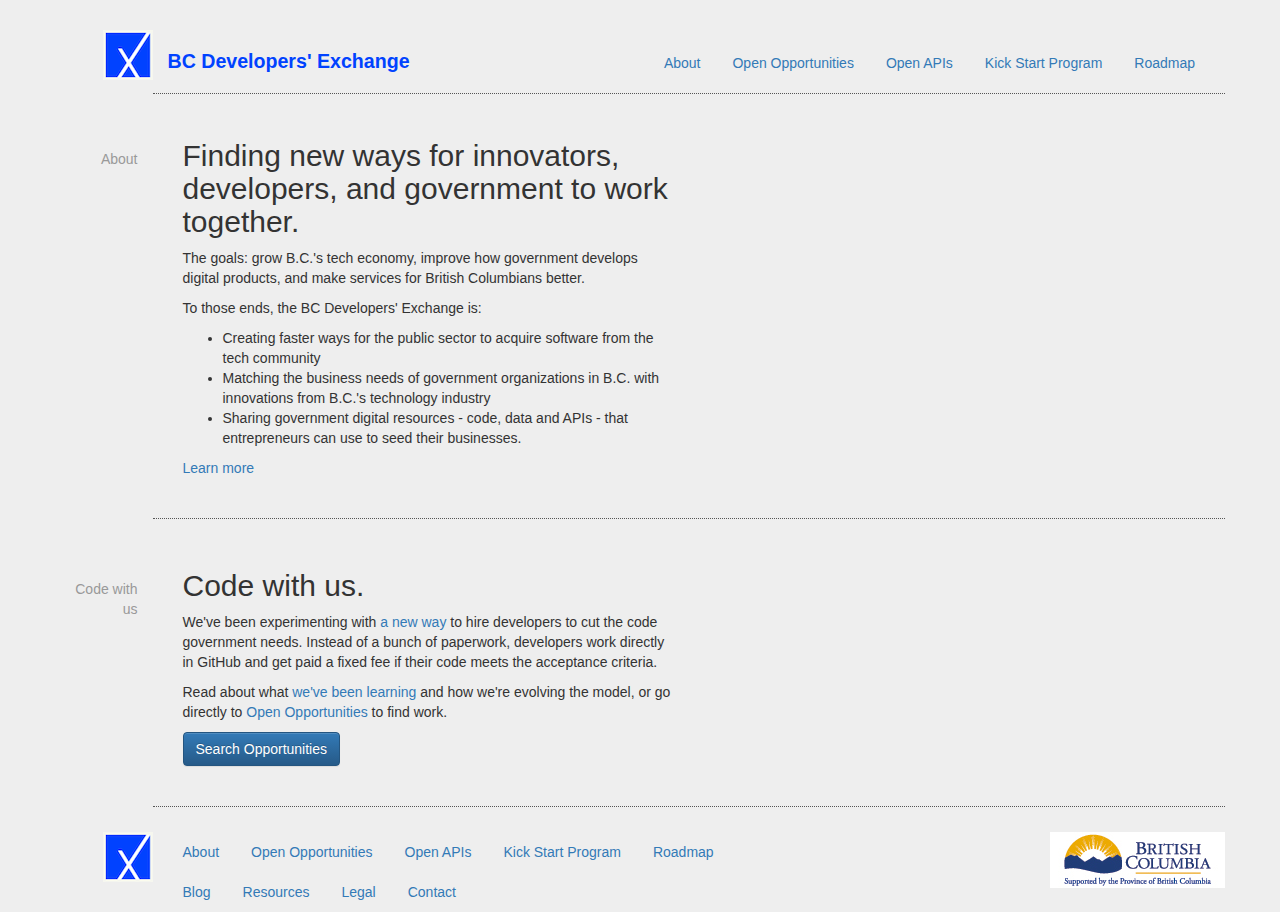
<file: index.html>
<html>
  <head>
    <meta charset="utf-8">
    <meta http-equiv="X-UA-Compatible" content="IE=edge">
    <meta name="viewport" content="width=device-width, initial-scale=1">
    <!-- The above 3 meta tags *must* come first in the head; any other head content must come *after* these tags -->
    <meta name="description" content="">
    <meta name="author" content="">
    <link rel="icon" href="favicon.ico">

    <title>Theme Template for BC Developers' Exchange</title>

    <!-- Bootstrap core CSS -->
    <link href="css/bootstrap.min.css" rel="stylesheet">
    <!-- Bootstrap theme -->
    <link href="css/bootstrap-theme.min.css" rel="stylesheet">

    <!-- BC Developers' Exchange Helpers theme -->
    <link href="css/bcdevexchange-theme-helpers.css" rel="stylesheet">

    <!-- BC Developers' Exchange theme -->
    <link href="css/bcdevexchange-theme.css" rel="stylesheet">

    <!-- IE10 viewport hack for Surface/desktop Windows 8 bug -->
    <link href="css/ie10-viewport-bug-workaround.css" rel="stylesheet">

    <!-- HTML5 shim and Respond.js for IE8 support of HTML5 elements and media queries -->
    <!--[if lt IE 9]>
      <script src="https://oss.maxcdn.com/html5shiv/3.7.3/html5shiv.min.js"></script>
      <script src="https://oss.maxcdn.com/respond/1.4.2/respond.min.js"></script>
    <![endif]-->
    <script src="js/jquery-3.1.1.min.js"></script>
    <script src="js/bootstrap.min.js"></script>
    <script src="js/behaviour.js"></script>

  </head>
  <body>

    <div class="container">

      <header class="bcde-header row">

        <div class="col-md-1 bcde-header__logo-container">
          <a href="" class="bcde-header__logo">
            <img src="assets/logo-image.png" alt="BC Developers' Exchange Logo"/>
          </a>
        </div>

        <div class="bcde-l-header__content col-md-11 clearfix">

              <a class="bcde-header__navigation-toggle-mobile" data-toggle="collapse" href="#js-bcde-header__navigation-container" aria-expanded="false">
                <span class="glyphicon glyphicon-menu-hamburger" aria-hidden="true"></span>
              </a>

              <a href="" class="bcde-header__logo-mobile-container">
                <img class="bcde-header__logo-mobile" src="assets/logo-image.png" alt="BC Developers' Exchange Logo"/>
              </a>

              <a class="bcde-header__logo__text">BC Developers' Exchange</a>

              <nav class="collapse bcde-header__navigation-container" id="js-bcde-header__navigation-container">
                <ul class="nav nav-pills bcde-header__navigation" role="tablist">
                  <li><a href="" title="About">About</a></li>
                  <li><a href="" title="Open Opportunities">Open Opportunities</a></li>
                  <li><a href="" title="Open APIs">Open APIs</a></li>
                  <li><a href="" title="Kick Start Program">Kick Start Program</a></li>
                  <li><a href="" title="Roadmap">Roadmap</a></li>
                </ul>
              </nav>

        </div>

      </header>



      <section class="bcde-l-homepage__section row">

        <div class="bcde-l-homepage__side col-md-1">
          About
        </div>

        <div class="bcde-l-homepage__content col-md-11">

            <div class="col-md-6">
              <h2>Finding new ways for innovators, developers, and government to work together.</h2>

              <p>The goals: grow B.C.'s tech economy, improve how government develops digital products, and make services for British Columbians better.</p>

              <p>To those ends, the BC Developers' Exchange is:</p>

              <ul>
                <li>Creating faster ways for the public sector to acquire software from the tech community</li>
                <li>Matching the business needs of government organizations in B.C. with innovations from B.C.'s technology industry</li>
                <li>Sharing government digital resources - code, data and APIs - that entrepreneurs can use to seed their businesses.</li>
              </ul>

              <p><a href="" title="Learn more">Learn more</a></p>
            </div>

            <div class="col-md-6">

            </div>

        </div>

      </section>

      <section class="bcde-l-homepage__section row">

        <div class="bcde-l-homepage__side col-md-1">
          Code with us
        </div>

        <div class="bcde-l-homepage__content col-md-11">

          <div class="col-md-6">
            <h2>Code with us.</h2>
            <p>We've been experimenting with <a href="" title="a new way">a new way</a> to hire
              developers to cut the code government needs. Instead of a bunch of paperwork,
              developers work directly in GitHub and get paid a fixed fee if their code meets
              the acceptance criteria.</p>

            <p>Read about what <a href="we've been learning">we've been learning</a> and
              how we're evolving the model, or go directly to <a href="" title="Open Opportunities">Open Opportunities</a>
              to  find work.</p>

            <p><a class="btn btn-primary" href="" title="Search Opportunities">Search Opportunities</a></p>
          </div>

          <div class="col-md-6">

          </div>

        </div>
      </section>




      <footer class="bcde-footer row">

        <div class="bcde-footer__logo-container col-md-1">
          <a href="" class="bcde-footer__logo">
            <img src="assets/logo-image.png" alt="BC Developers' Exchange Logo"/>
          </a>
        </div>


        <div class="col-md-9">
          <div class="bcde-footer__navigation-container">
            <ul class="nav nav-pills bcde-footer__navigation">
              <li><a href="" title="About">About</a></li>
              <li><a href="" title="Open Opportunities">Open Opportunities</a</li>
              <li><a href="" title="Open APIs">Open APIs</a</li>
              <li><a href="" title="Kick Start Program">Kick Start Program</a</li>
              <li><a href="" title="Roadmap">Roadmap</a></li>
            </ul>

            <ul class="nav nav-pills bcde-footer__navigation">
              <li><a href="" title="Blog">Blog</a></li>
              <li><a href="" title="Resources">Resources</a></li>
              <li><a href="" title="Legal">Legal</a></li>
              <li><a href="" title="Contact">Contact</a></li>
            </ul>
          </div>
        </div>

        <div class="bcde-footer__logo-container col-md-2">
          <a class="bcde-sponsor-logo" href="" title="Supported by the Government of British Columbia"><img src="assets/bc-sponsor.jpg" alt="Supported by the Government of British Columbia Logo"></a>
        </div>
      </footer>

    </div>
  <body>
</html>
</file>
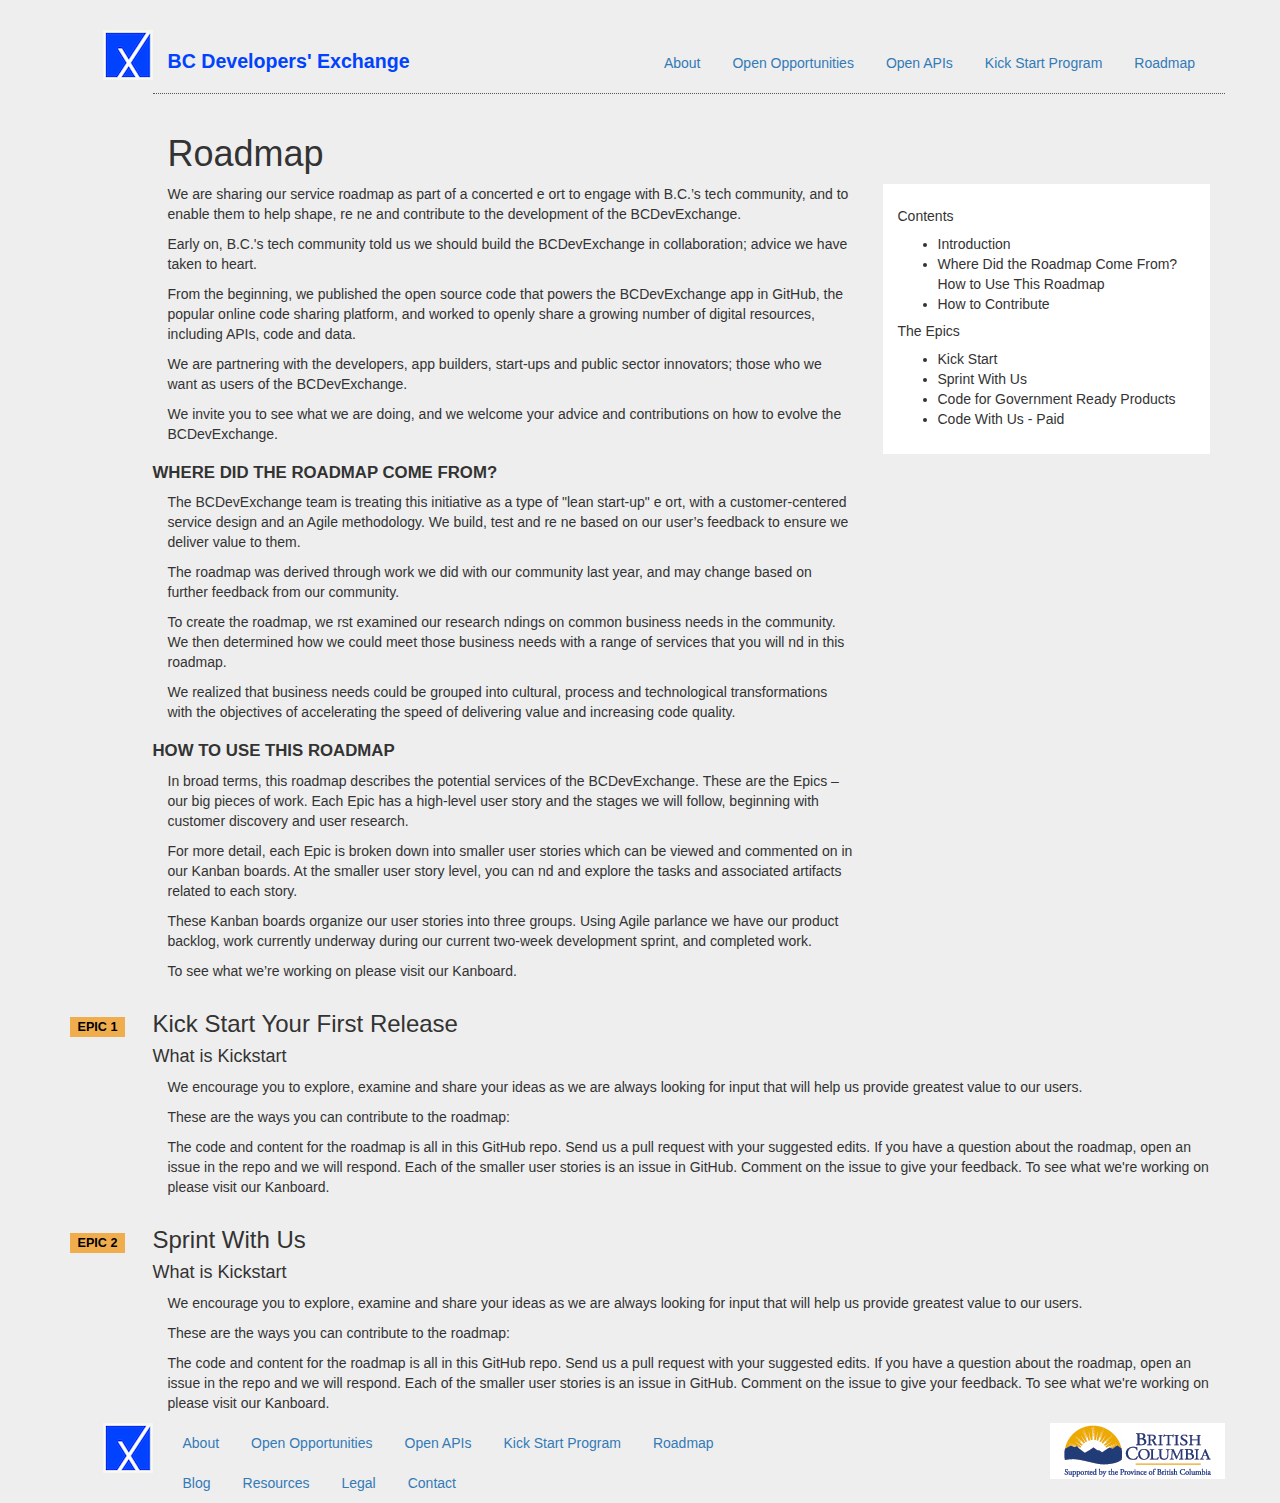
<file: roadmap.html>
<html>
  <head>
    <meta charset="utf-8">
    <meta http-equiv="X-UA-Compatible" content="IE=edge">
    <meta name="viewport" content="width=device-width, initial-scale=1">
    <!-- The above 3 meta tags *must* come first in the head; any other head content must come *after* these tags -->
    <meta name="description" content="">
    <meta name="author" content="">
    <link rel="icon" href="favicon.ico">

    <title>Theme Template for BC Developers' Exchange</title>

    <!-- Bootstrap core CSS -->
    <link href="css/bootstrap.min.css" rel="stylesheet">
    <!-- Bootstrap theme -->
    <link href="css/bootstrap-theme.min.css" rel="stylesheet">

    <!-- BC Developers' Exchange Helpers theme -->
    <link href="css/bcdevexchange-theme-helpers.css" rel="stylesheet">

    <!-- BC Developers' Exchange theme -->
    <link href="css/bcdevexchange-theme.css" rel="stylesheet">

    <!-- IE10 viewport hack for Surface/desktop Windows 8 bug -->
    <link href="css/ie10-viewport-bug-workaround.css" rel="stylesheet">

    <!-- HTML5 shim and Respond.js for IE8 support of HTML5 elements and media queries -->
    <!--[if lt IE 9]>
      <script src="https://oss.maxcdn.com/html5shiv/3.7.3/html5shiv.min.js"></script>
      <script src="https://oss.maxcdn.com/respond/1.4.2/respond.min.js"></script>
    <![endif]-->
    <script src="js/jquery-3.1.1.min.js"></script>
    <script src="js/bootstrap.min.js"></script>
    <script src="js/behaviour.js"></script>

  </head>
  <body>

    <div class="container">

      <header class="bcde-header row">

        <div class="col-md-1 bcde-header__logo-container">
          <a href="" class="bcde-header__logo">
            <img src="assets/logo-image.png" alt="BC Developers' Exchange Logo"/>
          </a>
        </div>

        <div class="bcde-l-header__content col-md-11 clearfix">

              <a class="bcde-header__navigation-toggle-mobile" data-toggle="collapse" href="#js-bcde-header__navigation-container" aria-expanded="false">
                <span class="glyphicon glyphicon-menu-hamburger" aria-hidden="true"></span>
              </a>

              <a href="" class="bcde-header__logo-mobile-container">
                <img class="bcde-header__logo-mobile" src="assets/logo-image.png" alt="BC Developers' Exchange Logo"/>
              </a>

              <a class="bcde-header__logo__text">BC Developers' Exchange</a>

              <nav class="collapse bcde-header__navigation-container" id="js-bcde-header__navigation-container">
                <ul class="nav nav-pills bcde-header__navigation" role="tablist">
                  <li><a href="" title="About">About</a></li>
                  <li><a href="" title="Open Opportunities">Open Opportunities</a></li>
                  <li><a href="" title="Open APIs">Open APIs</a></li>
                  <li><a href="" title="Kick Start Program">Kick Start Program</a></li>
                  <li><a href="" title="Roadmap">Roadmap</a></li>
                </ul>
              </nav>

        </div>

      </header>

    </div>

     <main class="container bcde-l-contentpage__container">

      <section class="row">

        <div class="col-md-1">
        </div>

        <div class="col-md-11">

          <h1>Roadmap</h1>

          <div class="row">

            <div class="col-md-4 col-md-push-8">

              <div class="bcde-l-contentpage__side-menu">

                <h5>Contents</h5>
                <ul>
                  <li>Introduction</li>
                  <li>Where Did the Roadmap Come From?</li>
                    How to Use This Roadmap</li>
                  <li>How to Contribute</li>
                </ul>

                <h5>The Epics</h5>
                <ul>
                  <li>Kick Start</li>
                  <li>Sprint With Us</li>
                  <li>Code for Government Ready Products </li>
                  <li>Code With Us - Paid</li>
                </ul>

              </div>
            </div>

            <div class="col-md-8 col-md-pull-4 bcde-l-contentpage__content">

              <p>We are sharing our service roadmap as part of a concerted e ort to engage with B.C.’s tech community,
                and to enable them to help shape, re ne and contribute to the development of the BCDevExchange.
              </p>

              <p>Early on, B.C.'s tech community told us we should build the BCDevExchange in collaboration; advice we have taken to heart.</p>

              <p>From the beginning, we published the open source code that powers the BCDevExchange app in
                GitHub, the popular online code sharing platform, and worked to openly share a growing number
                of digital resources, including APIs, code and data.</p>

              <p>We are partnering with the developers, app builders, start-ups and public sector innovators;
                those who we want as users of the BCDevExchange.</p>

              <p>We invite you to see what we are doing, and we welcome your advice and contributions on
                how to evolve the BCDevExchange.</p>


              <h2>Where did the roadmap come from?</h2>

              <p>The BCDevExchange team is treating this initiative as a type of "lean start-up" e ort,
                with a customer-centered service design and an Agile methodology. We build, test and
                re ne based on our user’s feedback to ensure we deliver value to them.</p>

              <p>The roadmap was derived through work we did with our community last year, and may change based on further feedback from our community.</p>

              <p>To create the roadmap, we  rst examined our research  ndings on common business needs in the
                 community. We then determined how we could meet those business needs with a range of services
                 that you will  nd in this roadmap.</p>

              <p>We realized that business needs could be grouped into cultural, process and technological
                transformations with the objectives of accelerating the speed of delivering value and
                increasing code quality.</p>


              <h2>How to use this Roadmap</h2>

              <p>In broad terms, this roadmap describes the potential services of the BCDevExchange.
              These are the Epics – our big pieces of work. Each Epic has a high-level user story and
              the stages we will follow, beginning with customer discovery and user research.</p>

              <p>For more detail, each Epic is broken down into smaller user stories which can be viewed
              and commented on in our Kanban boards. At the smaller user story level, you can  nd and
              explore the tasks and associated artifacts related to each story.</p>

              <p>These Kanban boards organize our user stories into three groups. Using Agile parlance we
              have our product backlog, work currently underway during our current two-week development
              sprint, and completed work.</p>

              <p>To see what we’re working on please visit our Kanboard.</p>
            </div>



          </div>
        </div>

      </section>

      <section class="row">

        <div class="col-md-1 bcde-l-contentpage-side">
          <span class="label label-section">Epic 1</span>
        </div>

        <div class="col-md-11 bcde-l-contentpage__content">

          <h3>Kick Start Your First Release</h3>

          <h4>What is Kickstart</h4>
          <p>We encourage you to explore, examine and share your ideas as we are always looking for input that will help us provide greatest value to our users.</p>

          <p>These are the ways you can contribute to the roadmap:</p>

          <p>The code and content for the roadmap is all in this GitHub repo. Send us a pull request with your suggested edits.
            If you have a question about the roadmap, open an issue in the repo and we will respond.
            Each of the smaller user stories is an issue in GitHub. Comment on the issue to give your feedback.
            To see what we're working on please visit our Kanboard.</p>

        </div>

      </section>


      <section class="row">

        <div class="col-md-1 bcde-l-contentpage-side">
          <span class="label label-section">Epic 2</span>
        </div>

        <div class="col-md-11 bcde-l-contentpage__content">

          <h3>Sprint With Us</h3>

          <h4>What is Kickstart</h4>
          <p>We encourage you to explore, examine and share your ideas as we are always looking for input that will help us provide greatest value to our users.</p>

          <p>These are the ways you can contribute to the roadmap:</p>

          <p>The code and content for the roadmap is all in this GitHub repo. Send us a pull request with your suggested edits.
            If you have a question about the roadmap, open an issue in the repo and we will respond.
            Each of the smaller user stories is an issue in GitHub. Comment on the issue to give your feedback.
            To see what we're working on please visit our Kanboard.</p>

        </div>

      </section>


    </main>

    <div class="container">

      <footer class="bcde-footer row">

        <div class="bcde-footer__logo-container col-md-1">
          <a href="" class="bcde-footer__logo">
            <img src="assets/logo-image.png" alt="BC Developers' Exchange Logo"/>
          </a>
        </div>


        <div class="col-md-9">
          <div class="bcde-footer__navigation-container">
            <ul class="nav nav-pills bcde-footer__navigation">
              <li><a href="" title="About">About</a></li>
              <li><a href="" title="Open Opportunities">Open Opportunities</a</li>
              <li><a href="" title="Open APIs">Open APIs</a</li>
              <li><a href="" title="Kick Start Program">Kick Start Program</a</li>
              <li><a href="" title="Roadmap">Roadmap</a></li>
            </ul>

            <ul class="nav nav-pills bcde-footer__navigation">
              <li><a href="" title="Blog">Blog</a></li>
              <li><a href="" title="Resources">Resources</a></li>
              <li><a href="" title="Legal">Legal</a></li>
              <li><a href="" title="Contact">Contact</a></li>
            </ul>
          </div>
        </div>

        <div class="bcde-footer__logo-container col-md-2">
          <a class="bcde-sponsor-logo" href="" title="Supported by the Government of British Columbia"><img src="assets/bc-sponsor.jpg" alt="Supported by the Government of British Columbia Logo"></a>
        </div>
      </footer>

    </div>

<body>
</html>
</file>
<file: css/bcdevexchange-theme-helpers.css>
.clearfix:after {
	visibility: hidden;
	display: block;
	font-size: 0;
	content: " ";
	clear: both;
	height: 0;
	}
* html .clearfix             { zoom: 1; } /* IE6 */
*:first-child+html .clearfix { zoom: 1; } /* IE7 */



.fake-logo {
	width: 40px;
	height: 40px;
	background: blue;
}

hr {
   border-top: 1px dotted #555 !important;
   margin-bottom:5px !important;
   margin-top:5px !important;
}
</file>
<file: css/bcdevexchange-theme.css>
html, body {
  background: #eee;
}

.bcde-header {
  padding-top: 30px;
  padding-bottom: 20px;
  /*background: pink;*/
}

.bcde-header__logo-container {
  text-align: right;
  padding-right: 0;
  /*background-color: green;*/
}

.bcde-header__navigation-toggle-mobile,
.bcde-header__logo-mobile-container {
  display: none;
}

.bcde-header__logo__text {
  display: block;
  float: left;
  font-size: 1.4em;
  font-weight: bold;
  color: #0042ff;
  padding-top: 18px;
  /*background: red;*/
}

.bcde-header__navigation-container {
    float: right;
    margin-top: 13px;
}

.bcde-l-header__content{
  border-bottom: 1px dotted #555;
  padding-bottom: 10px;
}

.js-open.bcde-header__navigation-container{
  background: purple;
}

@media (max-width: 991px) {

  .bcde-header{
    padding-bottom: 0;
  }

  .bcde-header__navigation-toggle-mobile{
    float: left;
    display: block;
    font-size: 2em;
    padding-top: 2px;
    padding-right: 10px;
    color: #7f7f7f;
    /*background: aqua;*/
  }
  .bcde-header__logo-container{
    display: none;
  }

  .bcde-header__logo__text {
    padding-top: 3px;
  }

  .bcde-header__logo-mobile-container{
    display: block;
    float: left;
    padding-right: 5px;
  }

  .bcde-header__logo-mobile {
    width: 30px;
  }


  .bcde-header__navigation-container{
    /*display: none;*/
    width: 100%;
    /*margin-bottom: 20px;*/
  }
  .bcde-header__navigation{

    /*background: orange;*/
  }
  .bcde-header__navigation li {
    width: 100%;
  }
}


.bcde-l-homepage__section {

  padding-bottom: 25px;
  margin-top: 5px;
  /*background: purple;*/
}

.bcde-l-homepage__side {
  color: #999;
  padding-top: 30px;
  text-align: right;
  /*background: aqua;*/
}

.bcde-l-homepage__content {
  border-bottom: 1px dotted #555;
  padding-bottom: 30px;
  /*background: yellow;*/
}

@media (max-width: 991px) {
  .bcde-l-homepage__side {
    display: none;
  }
}

.bcde-footer__logo-container{
  text-align: right;
  padding-right:0;
}
.bcde-footer__navigation-container {
  float:left;
}

@media (max-width: 991px) {
  .bcde-footer__logo-container{
    text-align: center;
  }

  .bcde-footer__navigation-container{
    text-align: center;
  }
  .bcde-footer__navigation {
    display: inline-block;
    /*text-align: left;*/
  }

}


@media (max-width: 599px) {
  .bcde-footer__navigation{
    display: block;
    width: 50%;
    float: left;
  }

  .bcde-footer__navigation li {
    width: 100%;
  }

  .bcde-footer__navigation:first-child{
    /*background: red;*/
  }

  .bcde-footer__navigation:first-child li {
    text-align: left;
  }

  .bcde-footer__navigation:nth-child(2) {
    text-align: right;
  }
}

@media (max-width: 767px) {
  .bcde-l-contentpage__container {
    padding-left: 30px;
    padding-right: 30px;
    background: aqua;
  }
}


.bcde-l-contentpage-side{
  font-size: 1.2em;
  font-weight: bold;
  text-transform: uppercase;
  margin-top:30px;
}
.bcde-l-contentpage-side .label-section {
  background: #f0ad4e;
  color: #000;
  border-radius: 0;
}

.bcde-l-contentpage__content h2,
.bcde-l-contentpage__content h3,
.bcde-l-contentpage__content h4 {
  margin-left: -15px;
}

.bcde-l-contentpage__content h2{
  font-size: 1.2em;
  text-transform: uppercase;
  font-weight: bold;
}

.bcde-l-contentpage__side-menu {
  padding: 15px;
  background: #fff;
  margin-bottom: 20px;
}
</file>
<file: css/ie10-viewport-bug-workaround.css>
/*!
 * IE10 viewport hack for Surface/desktop Windows 8 bug
 * Copyright 2014-2015 Twitter, Inc.
 * Licensed under MIT (https://github.com/twbs/bootstrap/blob/master/LICENSE)
 */

/*
 * See the Getting Started docs for more information:
 * http://getbootstrap.com/getting-started/#support-ie10-width
 */
@-webkit-viewport { width: device-width; }
@-moz-viewport    { width: device-width; }
@-ms-viewport     { width: device-width; }
@-o-viewport      { width: device-width; }
@viewport         { width: device-width; }
</file>
